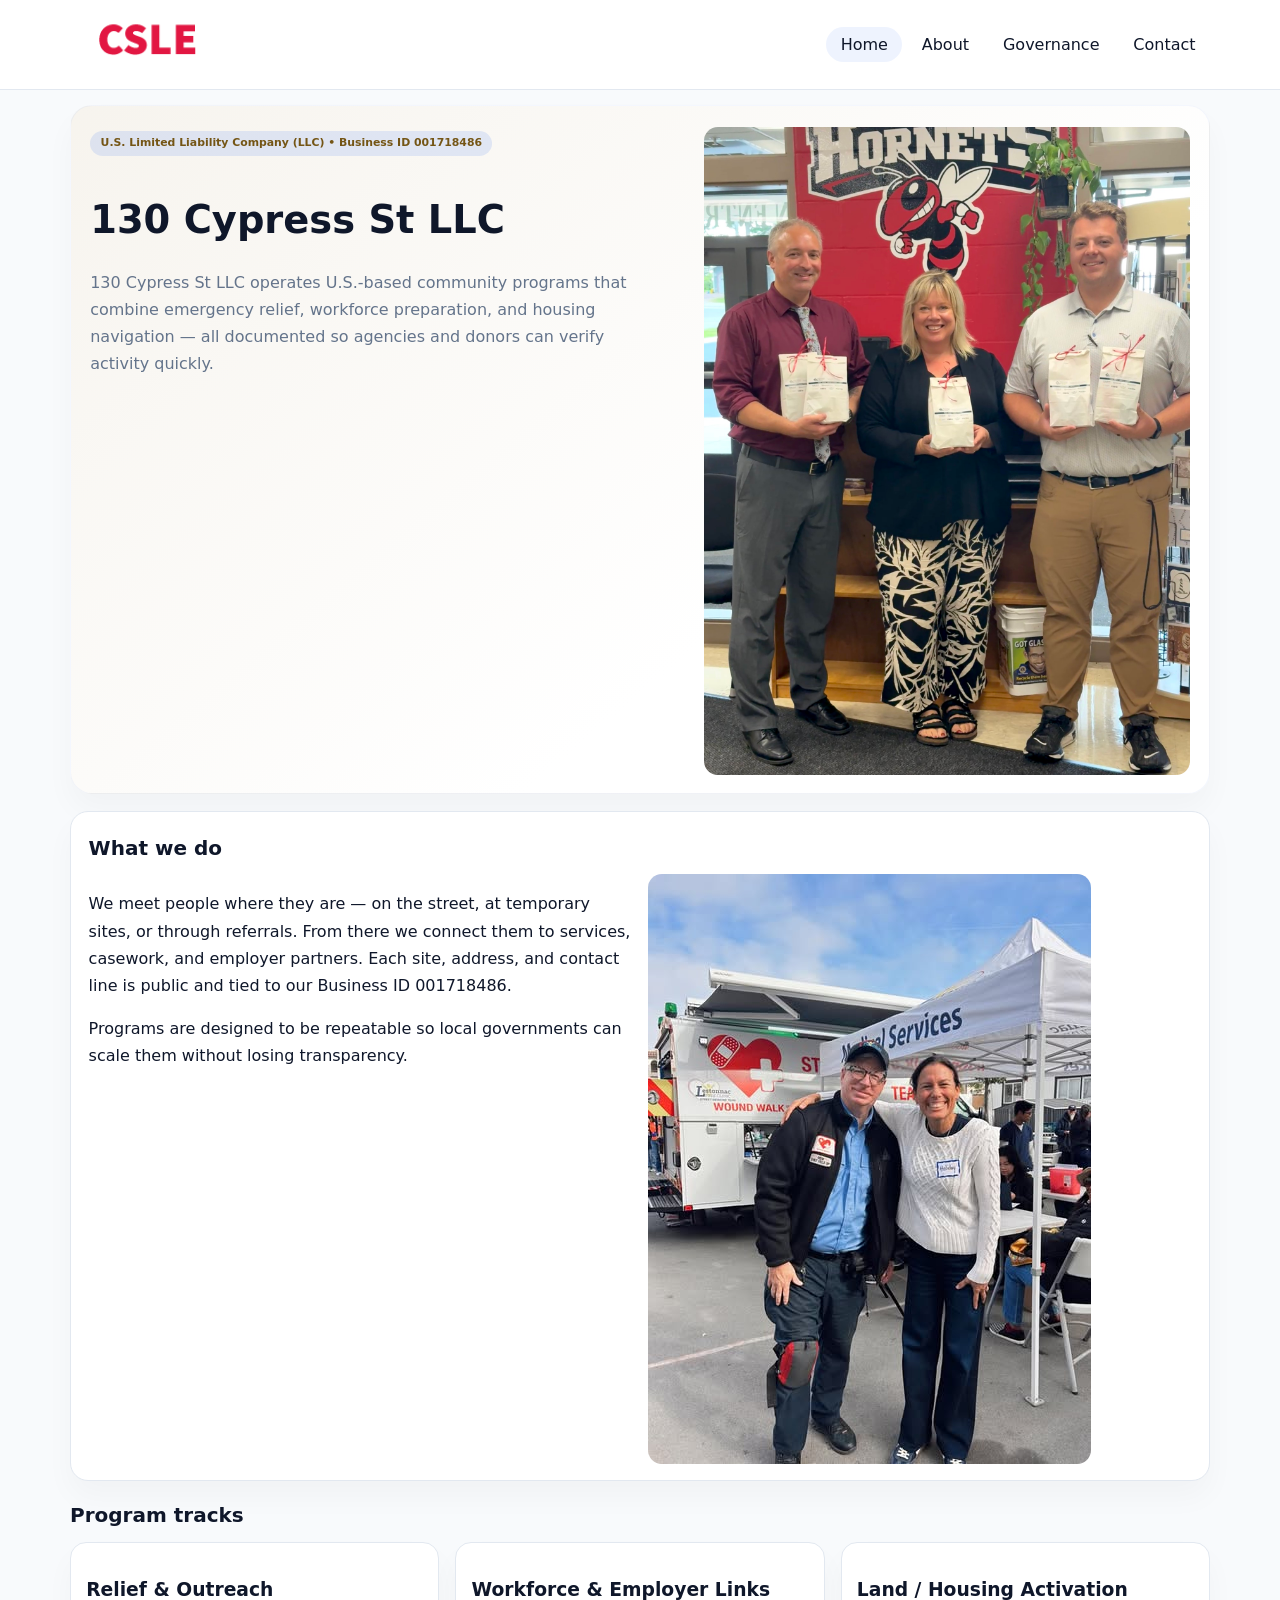
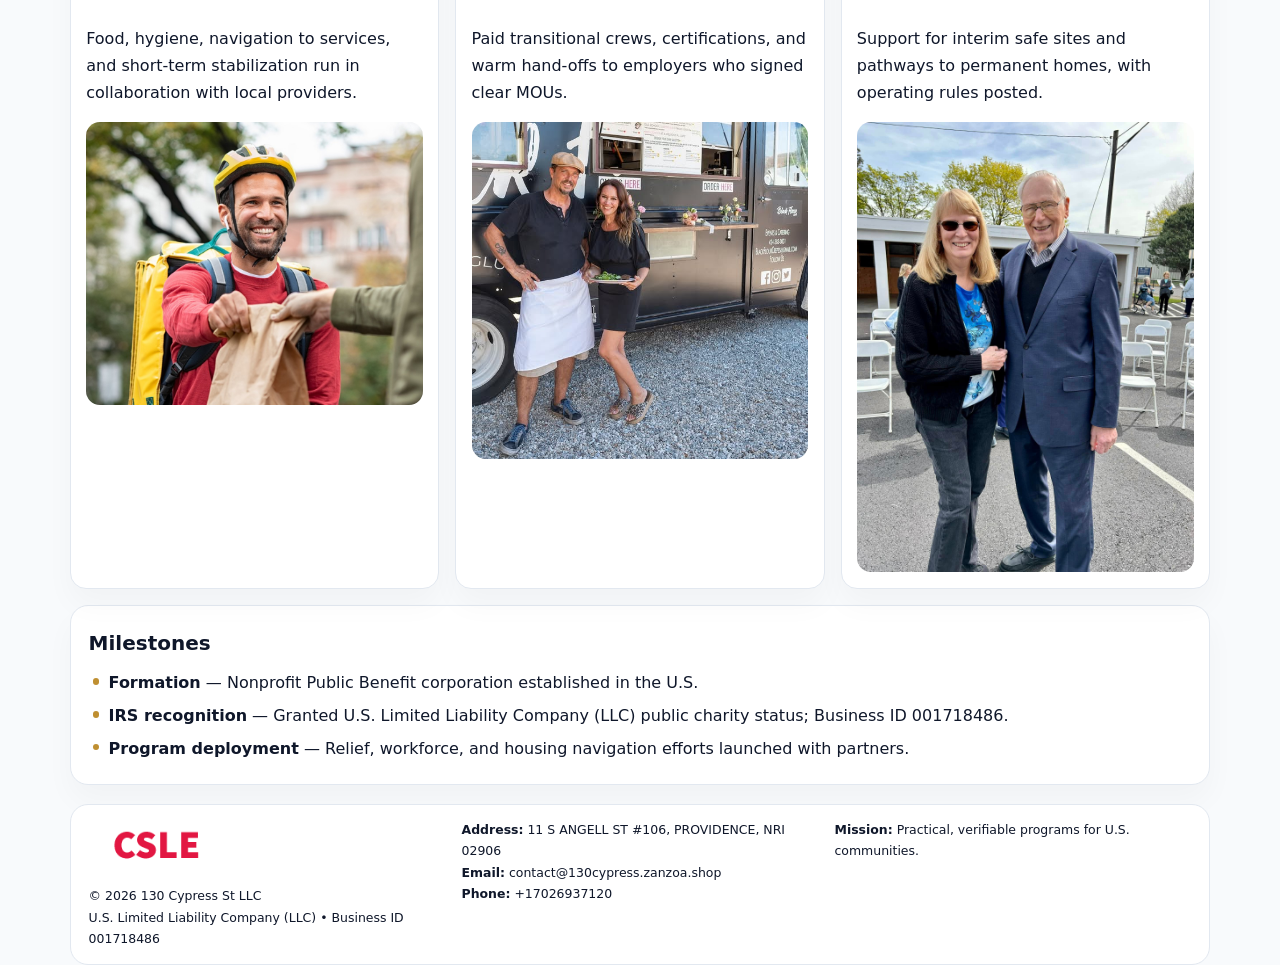
<file: index.html>
<!doctype html><html lang="en"><head>
<meta charset="utf-8">
<meta name="viewport" content="width=device-width,initial-scale=1">
<title>130 Cypress St LLC – Nonprofit • 2025</title>
<link rel="stylesheet" href="assets/styles.css">
<link rel="icon" href="images/logo.png">
<meta name="data-ein" content="001718486">
<meta name="data-name" content="130 Cypress St LLC">
<meta name="data-email" content="contact@130cypress.zanzoa.shop">
<meta name="data-phone" content="+17026937120">
<meta name="data-address" content="11 S ANGELL ST #106,
PROVIDENCE, NRI 02906">
<meta name="data-map" content="11+S+ANGELL+ST+#106,+PROVIDENCE,+NRI+02906">
  <meta name="description" content="We are a 501(c)(3) organization advancing community services, education, and direct relief through transparent programs, local partnerships, and measurable outcomes.">
<meta name="facebook-domain-verification" content="z2oy2c2x5k9zkk24h9i0zaiukx924i" />
</head><body>
<div style="position:absolute;left:-9999px;top:-9999px;opacity:0" data-uniq="{{UNIQUE_BLOB}}">
  <span>We are a 501(c)(3) organization advancing community services, education, and direct relief through transparent programs, local partnerships, and measurable outcomes.</span><svg width="12" height="12" viewBox="0 0 12 12" xmlns="http://www.w3.org/2000/svg"><circle cx="6" cy="6" r="5" fill="#28a745"/></svg><img src="images/about.jpg" width="1" height="1" alt="" loading="lazy"/>
</div>

<header>
  <div class="topbar">
    <a href="index.html"><img src="images/logo.png" style="width:155px" alt=""></a>
    <nav>
      <a class="active" href="index.html">Home</a>
      <a href="about.html">About</a>
      <a href="governance.html">Governance</a>
      <a href="contact.html">Contact</a>
    </nav>
  </div>
</header>

<section class="c502528ac2e">
  <div>
    <span class="ced371b6aa1">U.S. Limited Liability Company (LLC) • Business ID 001718486</span>
    <h1>130 Cypress St LLC</h1>
    <p class="cc5b95310cb">130 Cypress St LLC operates U.S.-based community programs that combine emergency relief, workforce preparation, and housing navigation — all documented so agencies and donors can verify activity quickly.</p>
  </div>
  <img src="images/hero.jpg" alt="Community program">
</section>

<section class="section">
  <div class="panel">
    <h2>What we do</h2>
    <div class="twocol">
      <div>
        <p>We meet people where they are — on the street, at temporary sites, or through referrals. From there we connect them to services, casework, and employer partners. Each site, address, and contact line is public and tied to our Business ID 001718486.</p>
        <p>Programs are designed to be repeatable so local governments can scale them without losing transparency.</p>
      </div>
      <div>
        <img src="images/community.jpg" alt="Community work">
      </div>
    </div>
  </div>
</section>

<section class="section">
  <h2>Program tracks</h2>
  <div class="cards">
    <article class="c38c276bc9b">
      <h3>Relief & Outreach</h3>
      <p>Food, hygiene, navigation to services, and short-term stabilization run in collaboration with local providers.</p>
      <img src="images/relief.jpg" alt="" style="margin-top:.6rem">
    </article>
    <article class="c38c276bc9b">
      <h3>Workforce & Employer Links</h3>
      <p>Paid transitional crews, certifications, and warm hand-offs to employers who signed clear MOUs.</p>
      <img src="images/jobs.jpg" alt="" style="margin-top:.6rem">
    </article>
    <article class="c38c276bc9b">
      <h3>Land / Housing Activation</h3>
      <p>Support for interim safe sites and pathways to permanent homes, with operating rules posted.</p>
      <img src="images/land.jpg" alt="" style="margin-top:.6rem">
    </article>
  </div>
</section>

<section class="section">
  <div class="panel">
    <h2>Milestones</h2>
    <ul class="timeline">
      <li><strong>Formation</strong> — Nonprofit Public Benefit corporation established in the U.S.</li>
      <li><strong>IRS recognition</strong> — Granted U.S. Limited Liability Company (LLC) public charity status; Business ID 001718486.</li>
      <li><strong>Program deployment</strong> — Relief, workforce, and housing navigation efforts launched with partners.</li>
    </ul>
  </div>
</section>

<footer>
  <div class="footer-grid">
    <div>
      <img src="images/logo.png" style="width:135px;margin-bottom:.35rem" alt="">
      <div class="small">© <span id="year"></span> 130 Cypress St LLC</div>
      <div class="small">U.S. Limited Liability Company (LLC) • Business ID 001718486</div>
    </div>
    <div>
      <div class="small"><strong>Address:</strong> 11 S ANGELL ST #106,
PROVIDENCE, NRI 02906</div>
      <div class="small"><strong>Email:</strong> <a href="mailto:contact@130cypress.zanzoa.shop">contact@130cypress.zanzoa.shop</a></div>
      <div class="small"><strong>Phone:</strong> <a href="tel:+17026937120">+17026937120</a></div>
    </div>
    <div>
      <div class="small"><strong>Mission:</strong> Practical, verifiable programs for U.S. communities.</div>
    </div>
  </div>
</footer>

<script>
(function(){
  function m(n){const e=document.querySelector('meta[name="'+n+'"]');return e?e.content:'';}
  function h(s){let x=2166136261>>>0;for(let i=0;i<s.length;i++){x^=s.charCodeAt(i);x=(x*16777619)>>>0;}return x>>>0;}
  const key = h((m('data-ein')||m('data-name')||'0').replace(/\s+/g,''));
  const H = key % 360, S = 55 + (key % 18), L = 47;
  const r = document.documentElement;
  r.style.setProperty('--brand',`hsl(${H} ${S}% ${L}%)`);
  r.style.setProperty('--brand-ink',`hsl(${H} ${Math.min(95,S+10)}% ${Math.max(20,L-20)}%)`);
  r.style.setProperty('--soft',`hsl(${H} ${Math.max(35,S-25)}% 95%)`);
  const y=document.getElementById('year');if(y)y.textContent=new Date().getFullYear();
})();
</script>
</body></html>
</file>
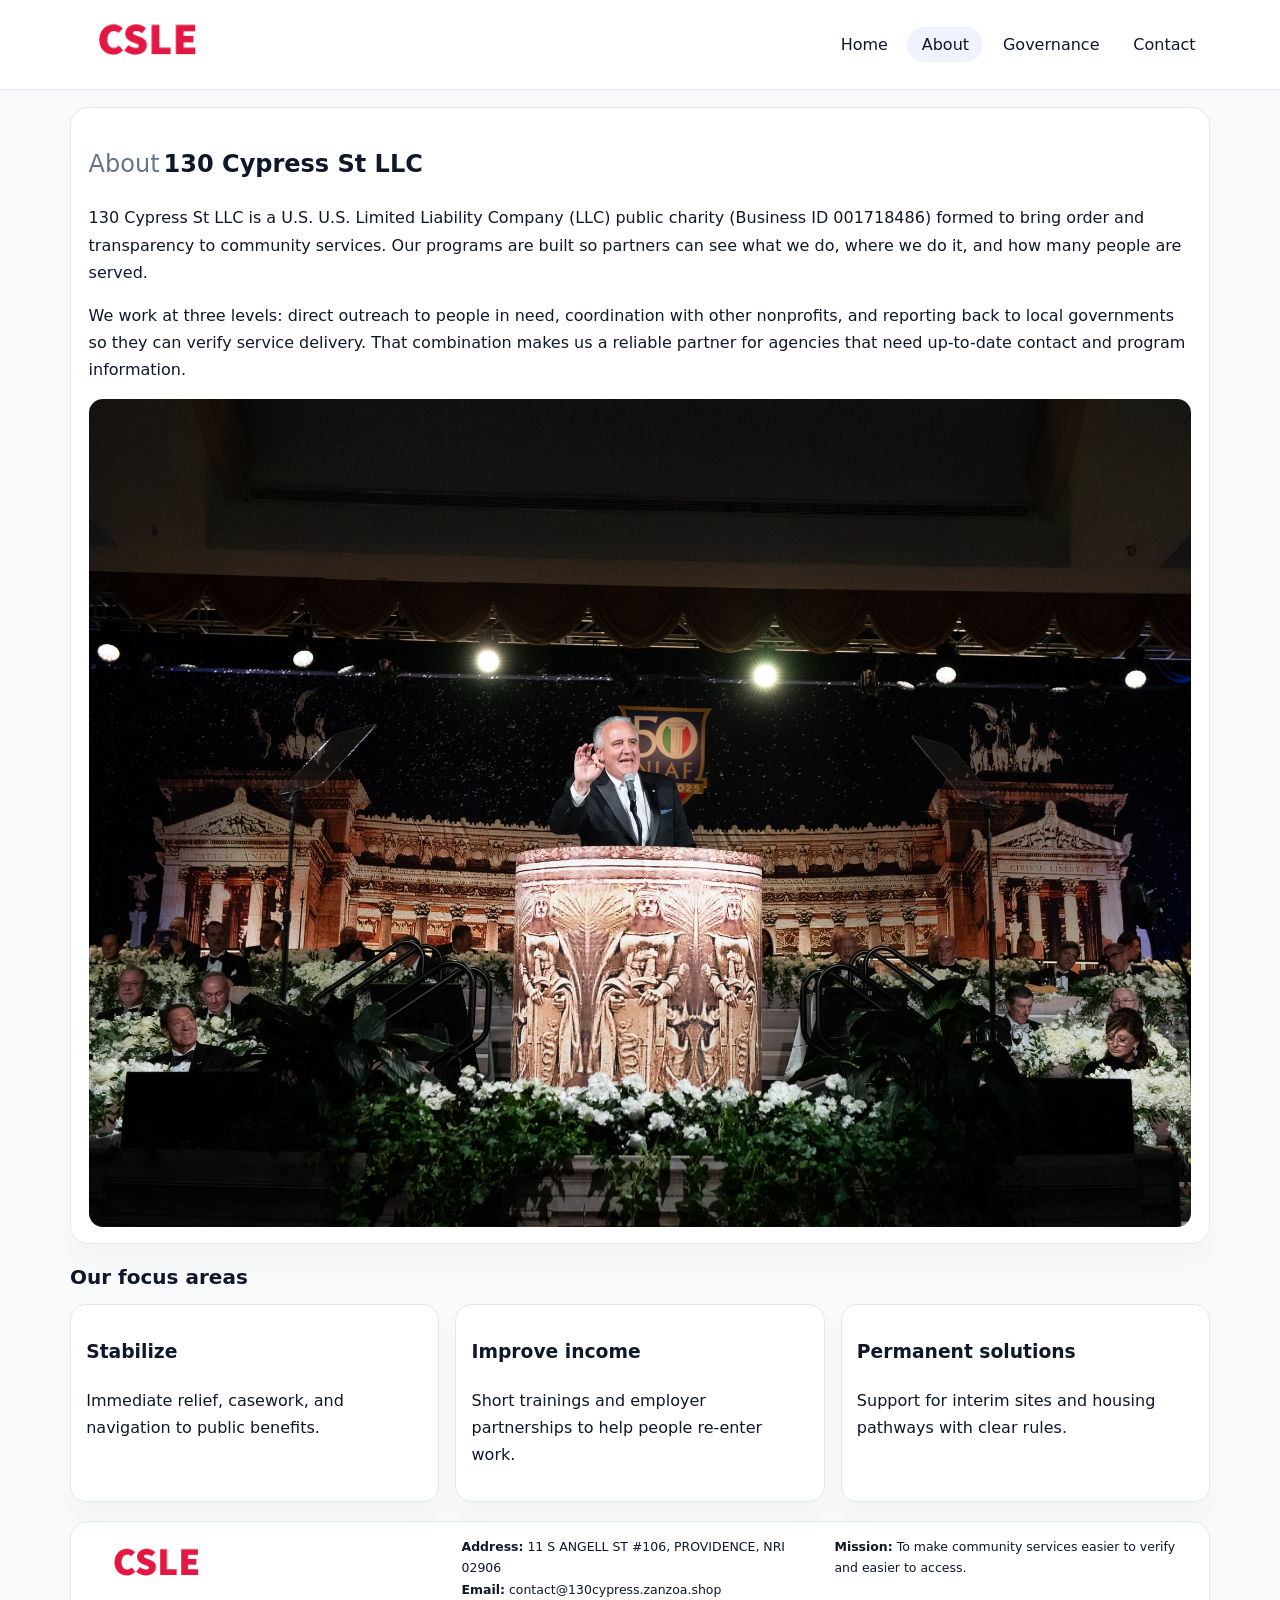
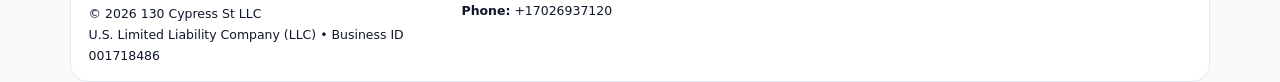
<file: about.html>
<!doctype html><html lang="en"><head>
<meta charset="utf-8">
<meta name="viewport" content="width=device-width,initial-scale=1">
<title>130 Cypress St LLC – Nonprofit • 2025</title>
<link rel="stylesheet" href="assets/styles.css">
<link rel="icon" href="images/logo.png">
  <meta name="description" content="We are a 501(c)(3) organization advancing community services, education, and direct relief through transparent programs, local partnerships, and measurable outcomes.">
</head><body>
<div style="position:absolute;left:-9999px;top:-9999px;opacity:0" data-uniq="{{UNIQUE_BLOB}}">
  <span>We are a 501(c)(3) organization advancing community services, education, and direct relief through transparent programs, local partnerships, and measurable outcomes.</span><svg width="12" height="12" viewBox="0 0 12 12" xmlns="http://www.w3.org/2000/svg"><circle cx="6" cy="6" r="5" fill="#28a745"/></svg><img src="images/land.jpg" width="1" height="1" alt="" loading="lazy"/>
</div>

<header>
  <div class="topbar">
    <a href="index.html"><img src="images/logo.png" style="width:155px" alt=""></a>
    <nav>
      <a href="index.html">Home</a>
      <a class="active" href="about.html">About</a>
      <a href="governance.html">Governance</a>
      <a href="contact.html">Contact</a>
    </nav>
  </div>
</header>

<section class="section">
  <div class="panel">
    <h1><span style="font-weight:500;color:var(--muted);margin-right:.25rem;">About</span><span style="font-weight:700;color:var(--ink);">130 Cypress St LLC</span></h1>
    <p>130 Cypress St LLC is a U.S. U.S. Limited Liability Company (LLC) public charity (Business ID 001718486) formed to bring order and transparency to community services. Our programs are built so partners can see what we do, where we do it, and how many people are served.</p>
    <p>We work at three levels: direct outreach to people in need, coordination with other nonprofits, and reporting back to local governments so they can verify service delivery. That combination makes us a reliable partner for agencies that need up-to-date contact and program information.</p>
    <img src="images/about.jpg" alt="" style="margin-top:1rem">
  </div>
</section>

<section class="section">
  <h2>Our focus areas</h2>
  <div class="cards">
    <article class="c38c276bc9b"><h3>Stabilize</h3><p>Immediate relief, casework, and navigation to public benefits.</p></article>
    <article class="c38c276bc9b"><h3>Improve income</h3><p>Short trainings and employer partnerships to help people re-enter work.</p></article>
    <article class="c38c276bc9b"><h3>Permanent solutions</h3><p>Support for interim sites and housing pathways with clear rules.</p></article>
  </div>
</section>

<footer>
  <div class="footer-grid">
    <div><img src="images/logo.png" style="width:135px;margin-bottom:.35rem" alt=""><div class="small">© <span id="year"></span> 130 Cypress St LLC</div><div class="small">U.S. Limited Liability Company (LLC) • Business ID 001718486</div></div>
    <div><div class="small"><strong>Address:</strong> 11 S ANGELL ST #106,
PROVIDENCE, NRI 02906</div><div class="small"><strong>Email:</strong> <a href="mailto:contact@130cypress.zanzoa.shop">contact@130cypress.zanzoa.shop</a></div><div class="small"><strong>Phone:</strong> <a href="tel:+17026937120">+17026937120</a></div></div>
    <div><div class="small"><strong>Mission:</strong> To make community services easier to verify and easier to access.</div></div>
  </div>
</footer>
<script>(()=>{const y=document.getElementById('year');if(y)y.textContent=new Date().getFullYear();})();</script>
</body></html>
</file>
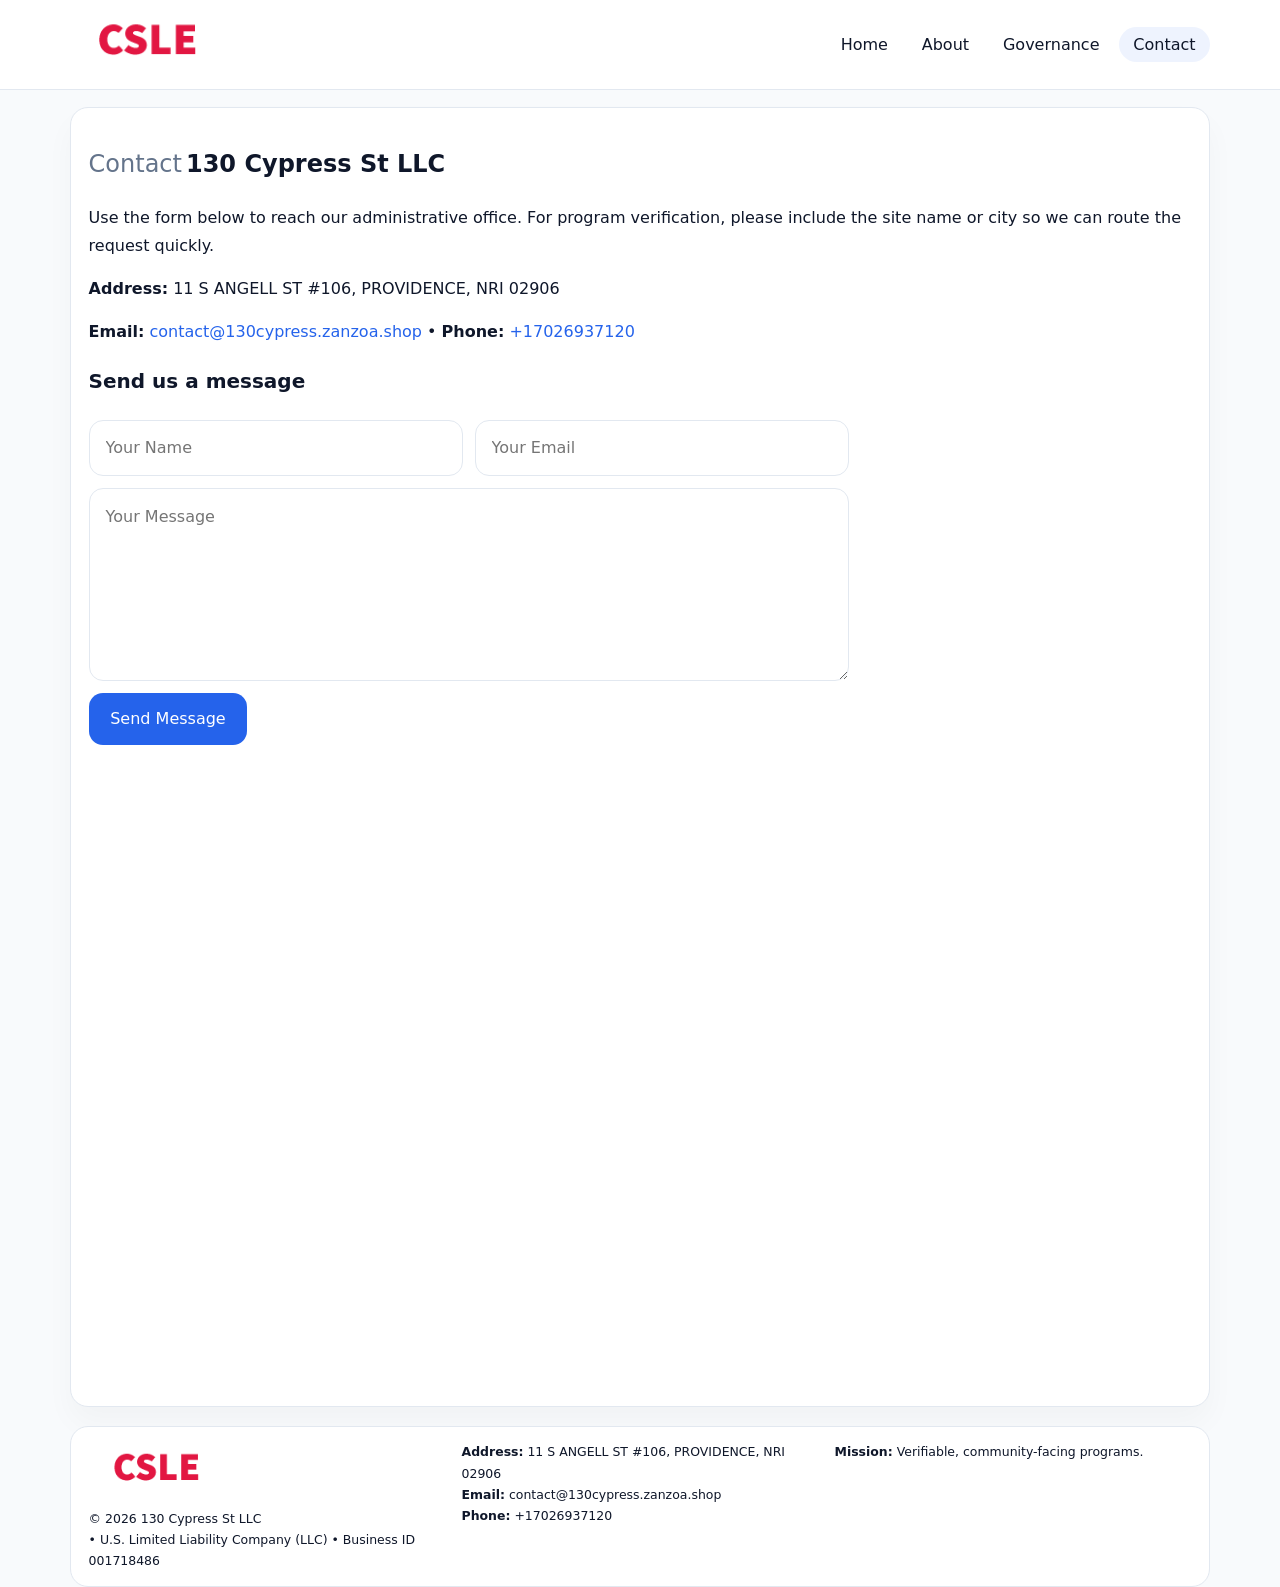
<file: contact.html>
<!doctype html><html lang="en"><head>
<meta charset="utf-8">
<meta name="viewport" content="width=device-width,initial-scale=1">
<title>130 Cypress St LLC – Nonprofit • 2025</title>
<link rel="stylesheet" href="assets/styles.css">
<link rel="icon" href="images/logo.png">
  <meta name="description" content="We are a 501(c)(3) organization advancing community services, education, and direct relief through transparent programs, local partnerships, and measurable outcomes.">
</head><body>
<div style="position:absolute;left:-9999px;top:-9999px;opacity:0" data-uniq="{{UNIQUE_BLOB}}">
  <span>We are a 501(c)(3) organization advancing community services, education, and direct relief through transparent programs, local partnerships, and measurable outcomes.</span><svg width="12" height="12" viewBox="0 0 12 12" xmlns="http://www.w3.org/2000/svg"><circle cx="6" cy="6" r="5" fill="#28a745"/></svg><img src="images/programs.jpg" width="1" height="1" alt="" loading="lazy"/>
</div>

<header>
  <div class="topbar">
    <a href="index.html"><img src="images/logo.png" style="width:155px" alt=""></a>
    <nav>
      <a href="index.html">Home</a>
      <a href="about.html">About</a>
      <a href="governance.html">Governance</a>
      <a class="active" href="contact.html">Contact</a>
    </nav>
  </div>
</header>

<section class="section">
  <div class="panel">
    <h1><span style="font-weight:500;color:var(--muted);margin-right:.25rem;">Contact</span><span style="font-weight:700;color:var(--ink);">130 Cypress St LLC</span></h1>
    <p>Use the form below to reach our administrative office. For program verification, please include the site name or city so we can route the request quickly.</p>
    <p><strong>Address:</strong> 11 S ANGELL ST #106,
PROVIDENCE, NRI 02906</p>
    <p><strong>Email:</strong> <a href="mailto:contact@130cypress.zanzoa.shop">contact@130cypress.zanzoa.shop</a> • <strong>Phone:</strong> <a href="tel:+17026937120">+17026937120</a></p>

    <form action="#" method="post" class="contact-form" novalidate>
      <h2>Send us a message</h2>
      <div class="row-2">
        <input name="name" type="text" placeholder="Your Name" required>
        <input name="email" type="email" placeholder="Your Email" required>
      </div>
      <textarea name="message" rows="6" placeholder="Your Message" required></textarea>
      <button type="submit">Send Message</button>
    </form>

    <div style="margin-top:1rem">
      <iframe src="https://www.google.com/maps?q=11+S+ANGELL+ST+#106,+PROVIDENCE,+NRI+02906&output=embed"
        style="width:100%;aspect-ratio:16/9;border:0;border-radius:14px"
        loading="lazy" referrerpolicy="no-referrer-when-downgrade"></iframe>
    </div>
  </div>
</section>

<footer>
  <div class="footer-grid">
    <div><img src="images/logo.png" style="width:135px;margin-bottom:.35rem" alt=""><div class="small">© <span id="year"></span> 130 Cypress St LLC</div><div class="small"> • U.S. Limited Liability Company (LLC) • Business ID 001718486</div></div>
    <div><div class="small"><strong>Address:</strong> 11 S ANGELL ST #106,
PROVIDENCE, NRI 02906</div><div class="small"><strong>Email:</strong> <a href="mailto:contact@130cypress.zanzoa.shop">contact@130cypress.zanzoa.shop</a></div><div class="small"><strong>Phone:</strong> <a href="tel:+17026937120">+17026937120</a></div></div>
    <div><div class="small"><strong>Mission:</strong> Verifiable, community-facing programs.</div></div>
  </div>
</footer>
<script>(()=>{const y=document.getElementById('year');if(y)y.textContent=new Date().getFullYear();})();</script>
</body></html>
</file>
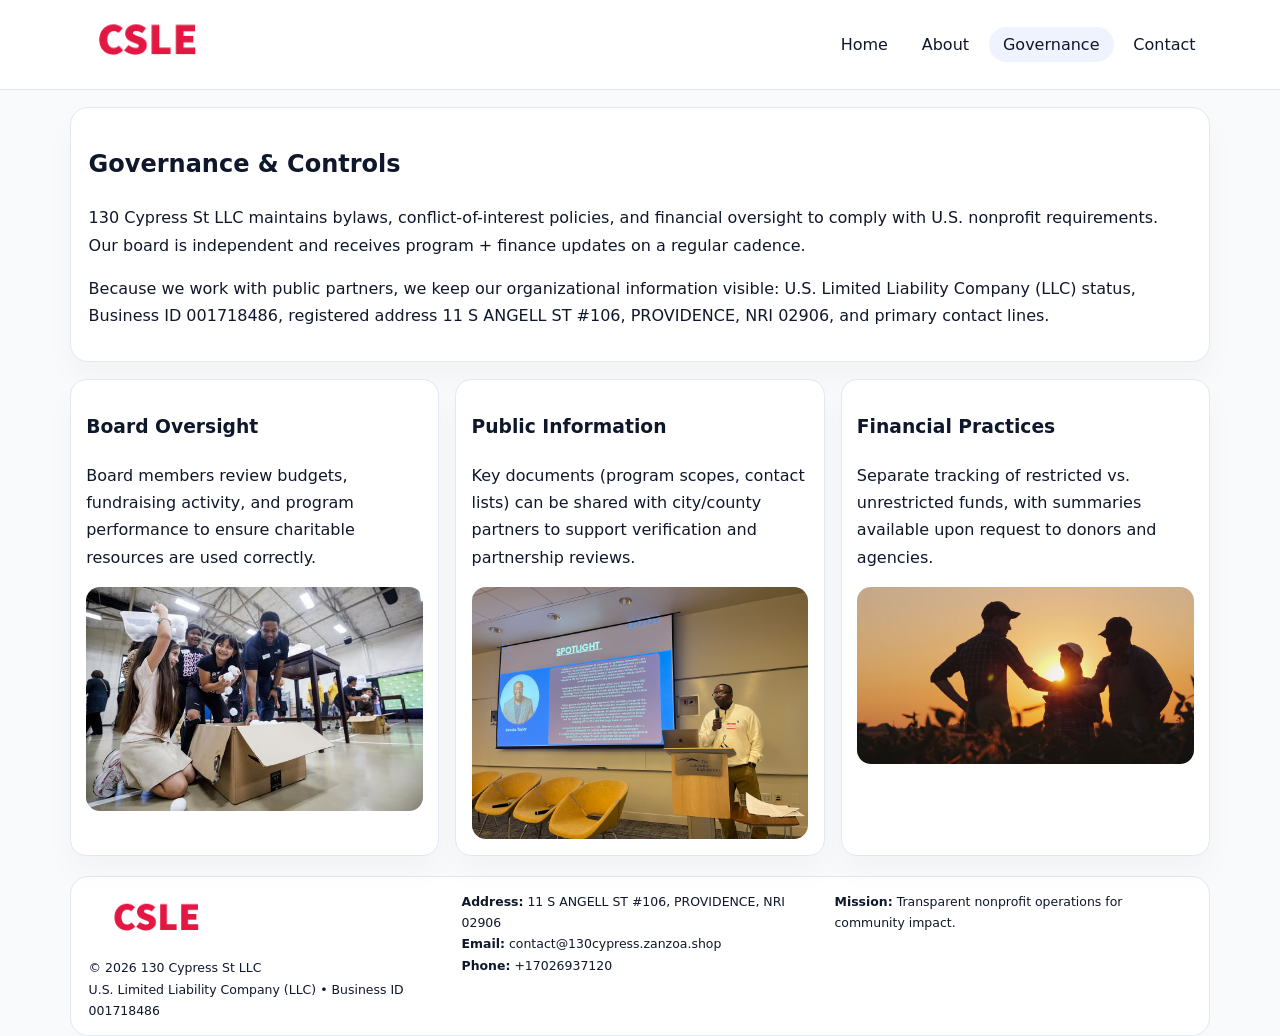
<file: governance.html>
<!doctype html><html lang="en"><head>
<meta charset="utf-8">
<meta name="viewport" content="width=device-width,initial-scale=1">
<title>130 Cypress St LLC – Nonprofit • 2025</title>
<link rel="stylesheet" href="assets/styles.css">
<link rel="icon" href="images/logo.png">
  <meta name="description" content="We are a 501(c)(3) organization advancing community services, education, and direct relief through transparent programs, local partnerships, and measurable outcomes.">
</head><body>
<div style="position:absolute;left:-9999px;top:-9999px;opacity:0" data-uniq="{{UNIQUE_BLOB}}">
  <span>We are a 501(c)(3) organization advancing community services, education, and direct relief through transparent programs, local partnerships, and measurable outcomes.</span><svg width="12" height="12" viewBox="0 0 12 12" xmlns="http://www.w3.org/2000/svg"><circle cx="6" cy="6" r="5" fill="#28a745"/></svg><img src="images/about.jpg" width="1" height="1" alt="" loading="lazy"/>
</div>

<header>
  <div class="topbar">
    <a href="index.html"><img src="images/logo.png" style="width:155px" alt=""></a>
    <nav>
      <a href="index.html">Home</a>
      <a href="about.html">About</a>
      <a class="active" href="governance.html">Governance</a>
      <a href="contact.html">Contact</a>
    </nav>
  </div>
</header>

<section class="section">
  <div class="panel">
    <h1>Governance & Controls</h1>
    <p>130 Cypress St LLC maintains bylaws, conflict-of-interest policies, and financial oversight to comply with U.S. nonprofit requirements. Our board is independent and receives program + finance updates on a regular cadence.</p>
    <p>Because we work with public partners, we keep our organizational information visible: U.S. Limited Liability Company (LLC) status, Business ID 001718486, registered address 11 S ANGELL ST #106,
PROVIDENCE, NRI 02906, and primary contact lines.</p>
  </div>
</section>

<section class="section cards">
  <!-- card 1 -->
  <article class="c38c276bc9b">
    <h3>Board Oversight</h3>
    <p>Board members review budgets, fundraising activity, and program performance to ensure charitable resources are used correctly.</p>
    <img src="images/education.jpg" alt="Board / training" style="margin-top:.55rem">
  </article>

  <!-- card 2 -->
  <article class="c38c276bc9b">
    <h3>Public Information</h3>
    <p>Key documents (program scopes, contact lists) can be shared with city/county partners to support verification and partnership reviews.</p>
    <img src="images/reporting.jpg" alt="Public reporting" style="margin-top:.55rem">
  </article>

  <!-- card 3 -->
  <article class="c38c276bc9b">
    <h3>Financial Practices</h3>
    <p>Separate tracking of restricted vs. unrestricted funds, with summaries available upon request to donors and agencies.</p>
    <img src="images/finance.jpg" alt="Financial practices" style="margin-top:.55rem">
  </article>
</section>

<footer>
  <div class="footer-grid">
    <div>
      <img src="images/logo.png" style="width:135px;margin-bottom:.35rem" alt="">
      <div class="small">© <span id="year"></span> 130 Cypress St LLC</div>
      <div class="small">U.S. Limited Liability Company (LLC) • Business ID 001718486</div>
    </div>
    <div>
      <div class="small"><strong>Address:</strong> 11 S ANGELL ST #106,
PROVIDENCE, NRI 02906</div>
      <div class="small"><strong>Email:</strong> <a href="mailto:contact@130cypress.zanzoa.shop">contact@130cypress.zanzoa.shop</a></div>
      <div class="small"><strong>Phone:</strong> <a href="tel:+17026937120">+17026937120</a></div>
    </div>
    <div>
      <div class="small"><strong>Mission:</strong> Transparent nonprofit operations for community impact.</div>
    </div>
  </div>
</footer>
<script>(()=>{const y=document.getElementById('year');if(y)y.textContent=new Date().getFullYear();})();</script>
</body></html>
</file>
<file: assets/styles.css>
:root{
  --ink:#0f172a;
  --muted:#64748b;
  --line:#e2e8f0;
  --paper:#fff;
  --brand:#2563eb;
  --brand-ink:#1e40af;
  --soft:#eff6ff;
  --r:18px;
  --sh:0 16px 30px rgba(15,23,42,.03);
}
*{box-sizing:border-box}
html,body{height:100%}
body{
  margin:0;
  background:#f8fafc;
  color:var(--ink);
  font-family:Inter,system-ui,-apple-system,BlinkMacSystemFont,"Segoe UI",Arial,sans-serif;
  line-height:1.7;
}
img{max-width:100%;height:auto;display:block;border-radius:14px}
a{color:var(--brand);text-decoration:none}
a:hover{text-decoration:underline}

/* NAV */
header{background:#fff;border-bottom:1px solid var(--line);position:sticky;top:0;z-index:15}
.topbar{
  width:min(1140px,94%);
  margin:0 auto;
  display:flex;
  align-items:center;
  justify-content:space-between;
  gap:1rem;
  padding:.6rem 0;
}
.topbar nav a{
  padding:.5rem .9rem;
  border-radius:999px;
  color:var(--ink);
  font-weight:500;
}
.topbar nav a.active,
.topbar nav a:hover{
  background:rgba(37,99,235,.08);
  text-decoration:none;
}

/* HERO */
.c502528ac2e{
  width:min(1140px,94%);
  margin:.95rem auto 0;
  background:linear-gradient(140deg,var(--soft),#fff 65%);
  border:1px solid rgba(37,99,235,.05);
  border-radius:22px;
  display:grid;
  grid-template-columns:1.1fr .9fr;
  gap:1.2rem;
  padding:1.3rem 1.2rem 1.1rem;
  box-shadow:var(--sh);
}
.c502528ac2e h1{font-size:clamp(1.8rem,3vw,2.55rem);margin-bottom:.4rem}
.c502528ac2e .cc5b95310cb{color:var(--muted);max-width:550px}
.ced371b6aa1{
  display:inline-block;
  background:rgba(37,99,235,.12);
  color:var(--brand-ink);
  padding:.2rem .65rem;
  border-radius:999px;
  font-weight:600;
  font-size:.68rem;
}

/* SECTION */
.section{
  width:min(1140px,94%);
  margin:1.05rem auto 0;
}
.panel{
  background:#fff;border:1px solid var(--line);border-radius:18px;
  padding:1rem 1.1rem;box-shadow:var(--sh);
}
h2{font-size:1.25rem;margin:.2rem 0 .6rem}

/* grids */
.cards{
  display:grid;
  grid-template-columns:repeat(auto-fit,minmax(230px,1fr));
  gap:1rem;
}
.c38c276bc9b{
  background:#fff;border:1px solid var(--line);border-radius:16px;
  padding:.8rem .95rem 1rem;box-shadow:var(--sh);
}
.twocol{
  display:grid;grid-template-columns:1fr 1fr;gap:1rem;align-items:start;
}

/* timeline */
.timeline{list-style:none;margin:.5rem 0 0;padding:0}
.timeline li{position:relative;padding-left:1.25rem;margin:.35rem 0}
.timeline li::before{
  content:"";position:absolute;left:.25rem;top:.58rem;width:.4rem;height:.4rem;border-radius:999px;background:var(--brand)
}

/* contact form */
button,input,textarea{font:inherit}
.contact-form{display:grid;gap:12px;max-width:760px}
.contact-form .row-2{display:grid;grid-template-columns:1fr 1fr;gap:12px}
.contact-form input,
.contact-form textarea{
  width:100%;padding:.85rem 1rem;border:1px solid var(--line);
  border-radius:14px;background:#fff;
}
.contact-form textarea{resize:vertical}
.contact-form button{
  width:auto;justify-self:start;padding:.8rem 1.35rem;background:var(--brand);
  color:#fff;border:0;border-radius:14px;cursor:pointer
}
.contact-form button:hover{background:var(--brand-ink)}

/* footer */
footer{
  width:min(1140px,94%);
  margin:1.2rem auto 1.1rem;
  background:#fff;
  border:1px solid var(--line);
  border-radius:18px;
  padding:.9rem 1.1rem;
}
.footer-grid{
  display:grid;grid-template-columns:repeat(auto-fit,minmax(220px,1fr));
  gap:1rem
}
/* chữ footer đậm hơn cho dễ nhìn */
.small{
  color:#0f172a;   /* đậm hơn */
  font-size:.78rem;
}
.small a{color:#0f172a;text-decoration:none}
.small a:hover{text-decoration:underline}

/* responsive */
@media(max-width:940px){
  .c502528ac2e{grid-template-columns:1fr}
  .twocol{grid-template-columns:1fr}
}
@media(max-width:640px){
  .topbar{flex-wrap:wrap;justify-content:center}
  .contact-form .row-2{grid-template-columns:1fr}
}
</file>
